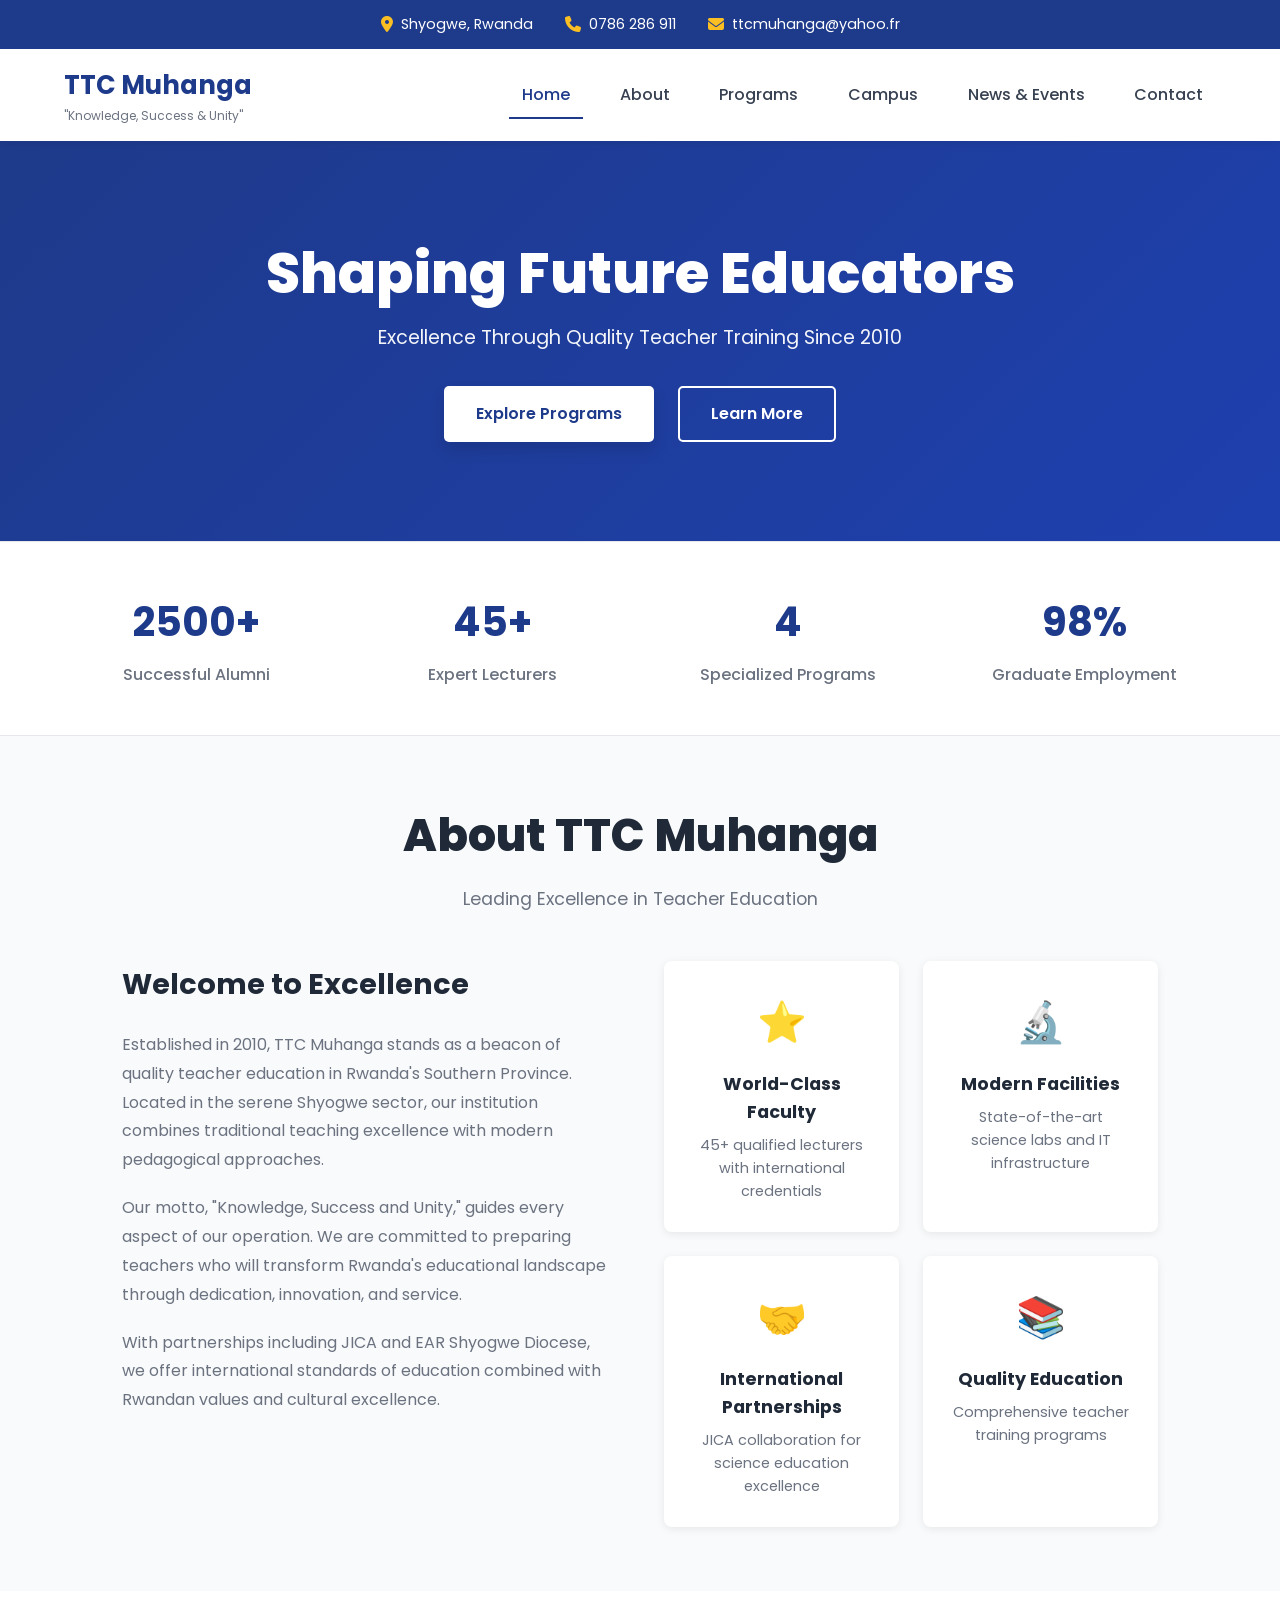
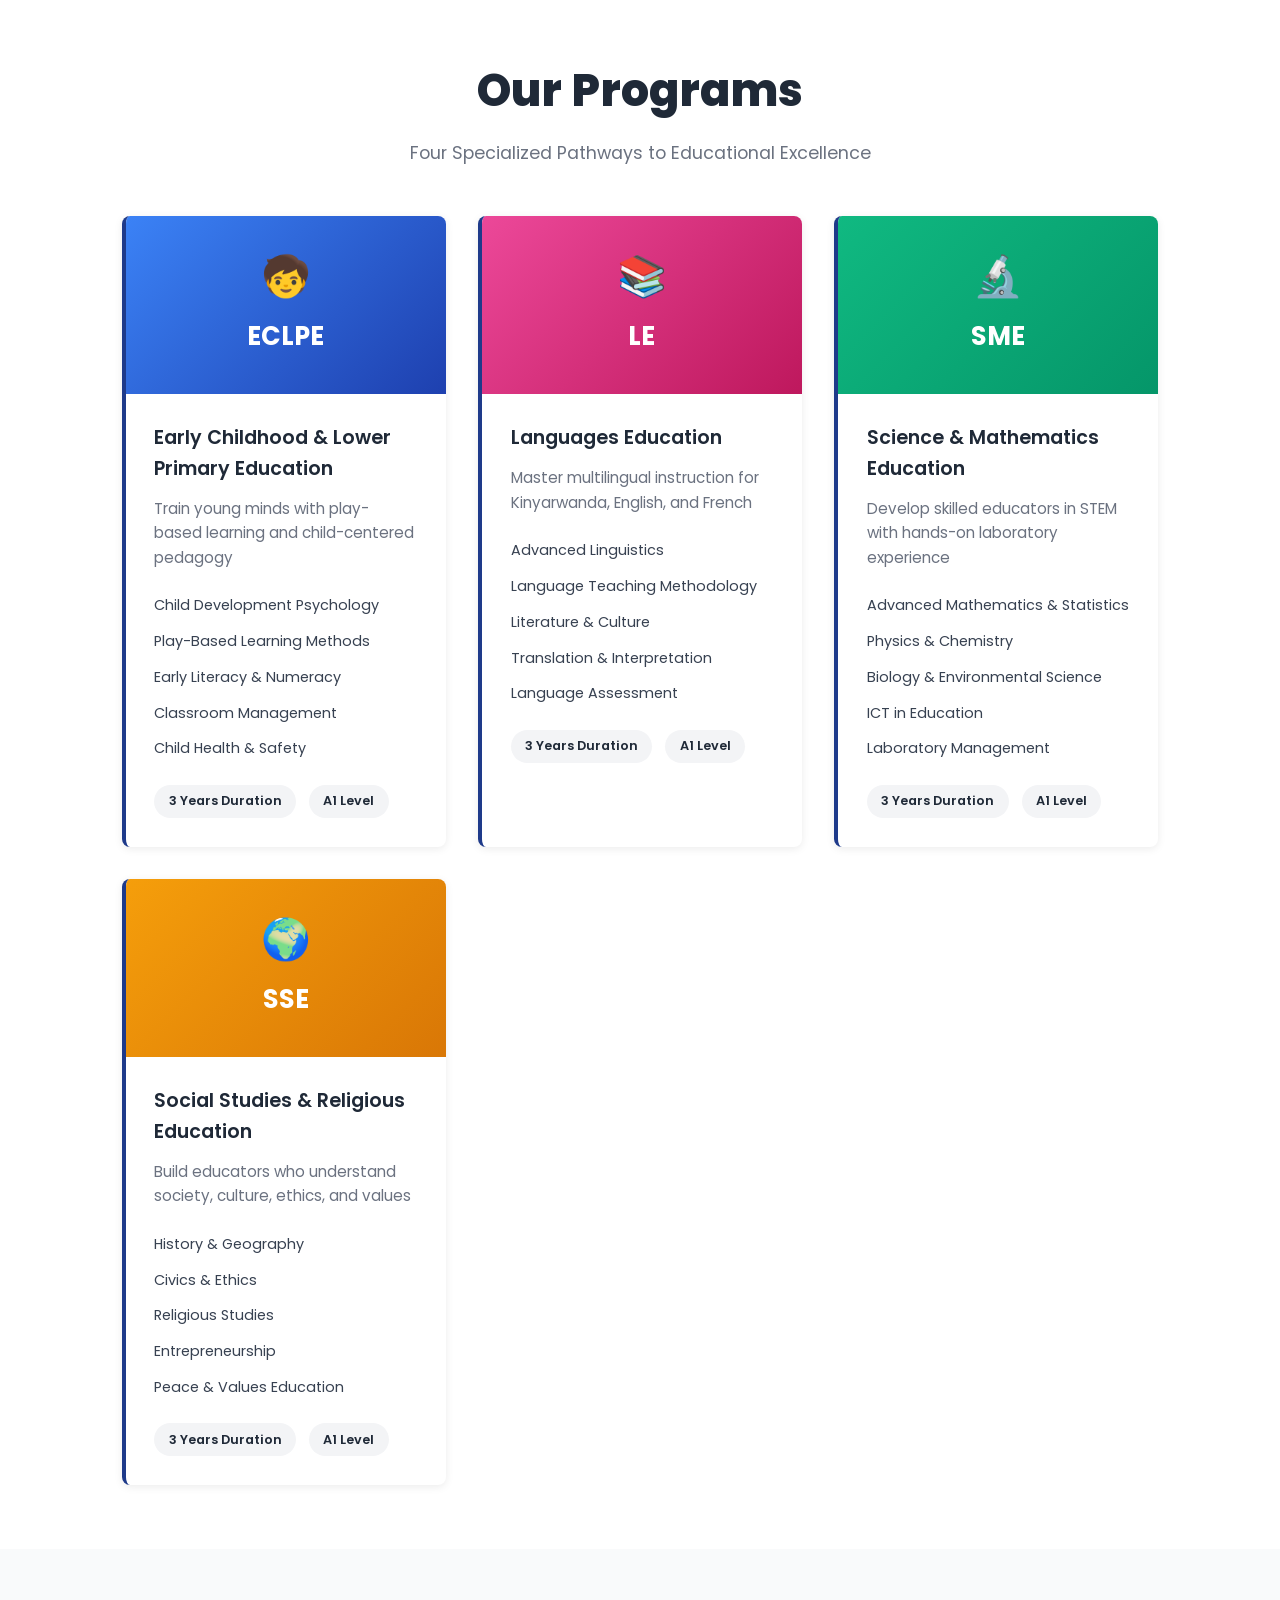
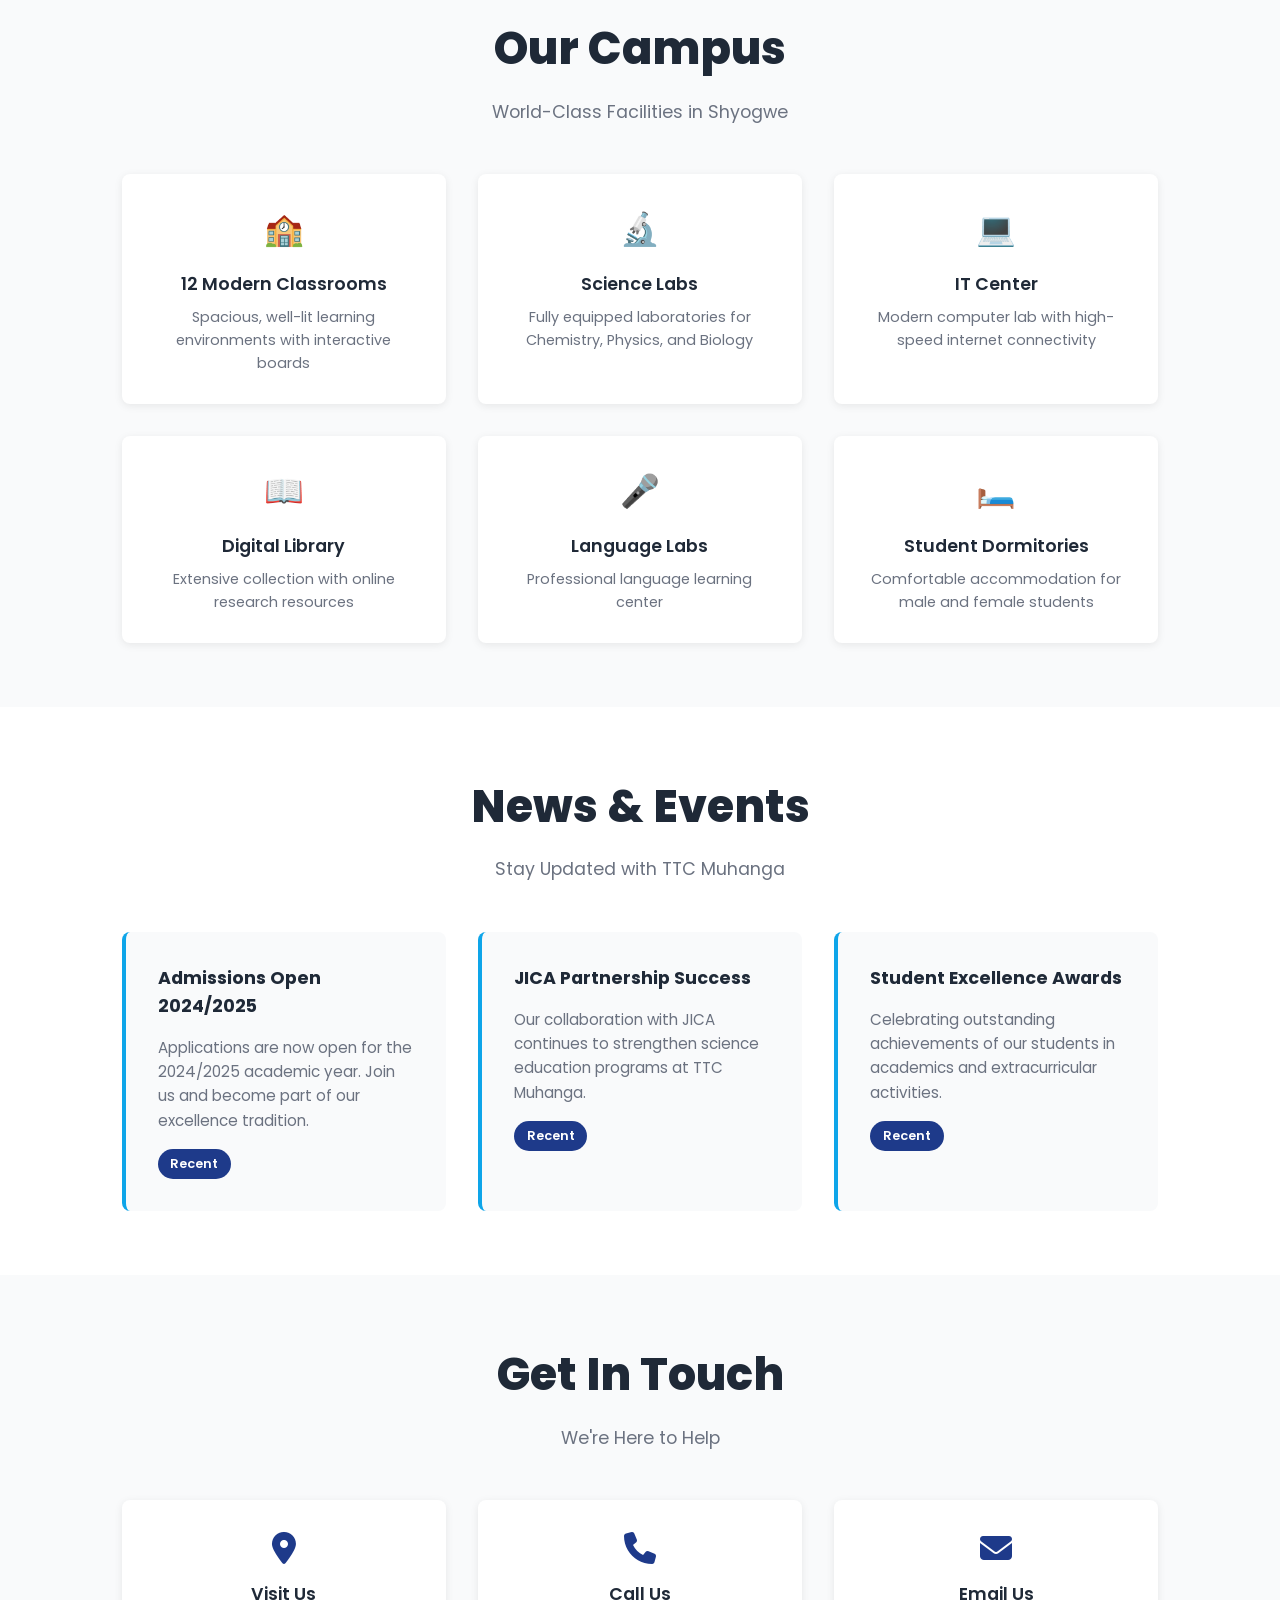
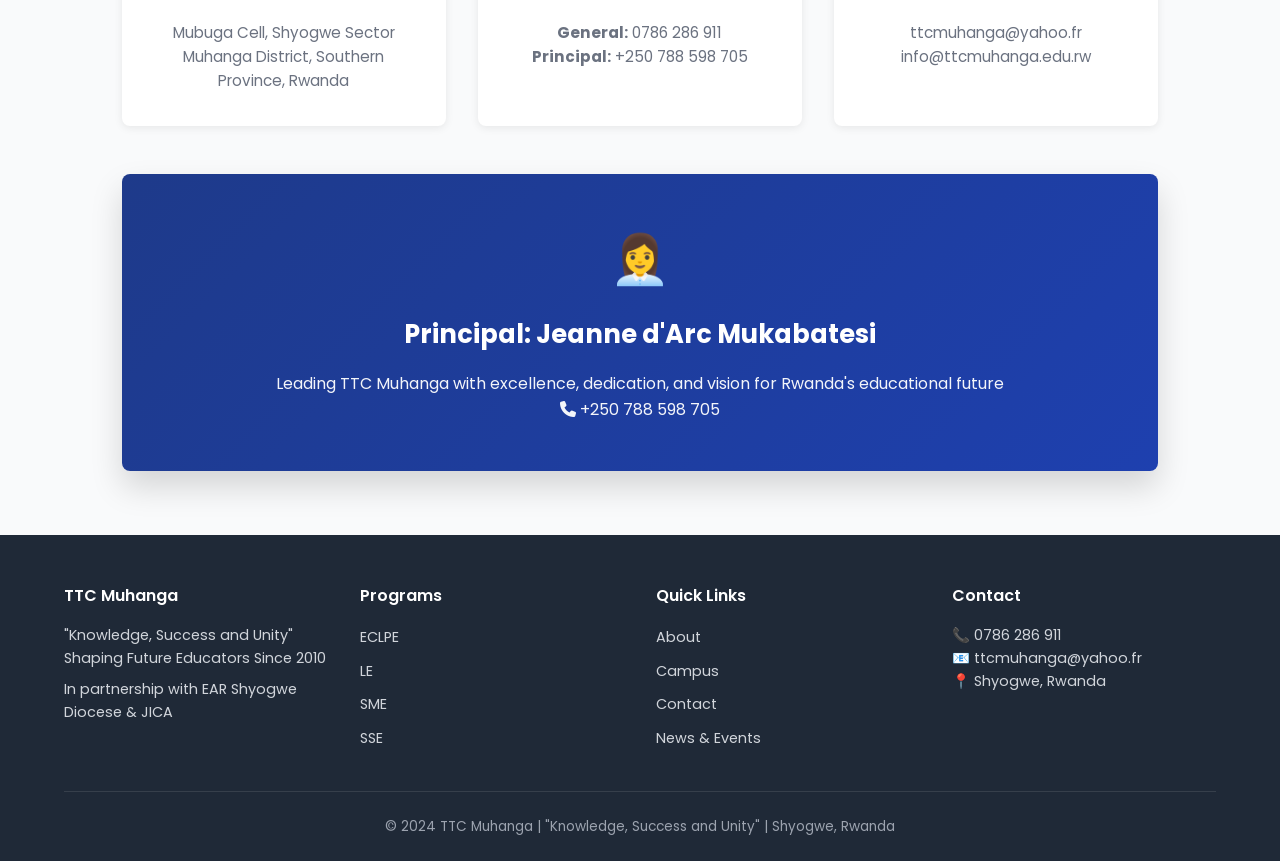
<file: index.html>
<!DOCTYPE html>
<html lang="en">
<head>
    <meta charset="UTF-8">
    <meta name="viewport" content="width=device-width, initial-scale=1.0">
    <meta name="description" content="TTC Muhanga - Teacher Training College in Rwanda with quality education programs">
    <meta name="keywords" content="TTC Muhanga, Teacher Training, Rwanda, ECLPE, LE, SME, SSE">
    <meta name="author" content="TTC Muhanga">
    <meta name="robots" content="index, follow">
    <title>TTC Muhanga | Teacher Training College</title>
    
    <!-- Favicon -->
    <link rel="apple-touch-icon" sizes="180x180" href="apple-touch-icon.png">
    <link rel="icon" type="image/png" sizes="32x32" href="favicon-32x32.png">
    <link rel="icon" type="image/png" sizes="16x16" href="favicon-16x16.png">
    <link rel="manifest" href="site.webmanifest">
    
    <!-- Font Awesome for icons -->
    <link rel="stylesheet" href="https://cdnjs.cloudflare.com/ajax/libs/font-awesome/6.4.0/css/all.min.css">
    
    <!-- Google Fonts -->
    <link href="https://fonts.googleapis.com/css2?family=Poppins:wght@300;400;500;600;700;800&display=swap" rel="stylesheet">
    
    <!-- Canonical URL -->
    <link rel="canonical" href="https://green-26.github.io/TTC-MUHANGA/">
    
    <!-- External CSS -->
    <link rel="stylesheet" href="style.css">
</head>
<body>
    <!-- Header Navigation -->
    <header class="header">
        <div class="top-bar">
            <div class="contact-info">
                <span class="contact-item"><i class="fas fa-map-marker-alt"></i> Shyogwe, Rwanda</span>
                <span class="contact-item"><i class="fas fa-phone"></i> 0786 286 911</span>
                <span class="contact-item"><i class="fas fa-envelope"></i> ttcmuhanga@yahoo.fr</span>
            </div>
        </div>
        
        <nav class="navbar">
            <div class="nav-container">
                <div class="logo">
                    <h1>TTC Muhanga</h1>
                    <p>"Knowledge, Success & Unity"</p>
                </div>
                <button class="menu-toggle" aria-label="Menu">
                    <i class="fas fa-bars"></i>
                </button>
                <ul class="nav-links">
                    <li><a href="#home" class="active">Home</a></li>
                    <li><a href="#about">About</a></li>
                    <li><a href="#programs">Programs</a></li>
                    <li><a href="#campus">Campus</a></li>
                    <li><a href="#news">News & Events</a></li>
                    <li><a href="#contact">Contact</a></li>
                </ul>
            </div>
        </nav>
    </header>

    <!-- Hero Section -->
    <section id="home" class="hero">
        <div class="hero-content">
            <h2>Shaping Future Educators</h2>
            <p>Excellence Through Quality Teacher Training Since 2010</p>
            <div class="hero-buttons">
                <button class="btn-primary" onclick="document.getElementById('programs').scrollIntoView({behavior: 'smooth'})">Explore Programs</button>
                <button class="btn-secondary" onclick="document.getElementById('about').scrollIntoView({behavior: 'smooth'})">Learn More</button>
            </div>
        </div>
    </section>

    <!-- Quick Stats -->
    <section class="stats">
        <div class="stats-container">
            <div class="stat-box">
                <h3>2500+</h3>
                <p>Successful Alumni</p>
            </div>
            <div class="stat-box">
                <h3>45+</h3>
                <p>Expert Lecturers</p>
            </div>
            <div class="stat-box">
                <h3>4</h3>
                <p>Specialized Programs</p>
            </div>
            <div class="stat-box">
                <h3>98%</h3>
                <p>Graduate Employment</p>
            </div>
        </div>
    </section>

    <!-- About Section -->
    <section id="about" class="about">
        <div class="container">
            <div class="section-header">
                <h2>About TTC Muhanga</h2>
                <p>Leading Excellence in Teacher Education</p>
            </div>
            
            <div class="about-content">
                <div class="about-text">
                    <h3>Welcome to Excellence</h3>
                    <p>Established in 2010, TTC Muhanga stands as a beacon of quality teacher education in Rwanda's Southern Province. Located in the serene Shyogwe sector, our institution combines traditional teaching excellence with modern pedagogical approaches.</p>
                    <p>Our motto, "Knowledge, Success and Unity," guides every aspect of our operation. We are committed to preparing teachers who will transform Rwanda's educational landscape through dedication, innovation, and service.</p>
                    <p>With partnerships including JICA and EAR Shyogwe Diocese, we offer international standards of education combined with Rwandan values and cultural excellence.</p>
                </div>
                
                <div class="about-features">
                    <div class="feature-card">
                        <div class="feature-icon">⭐</div>
                        <h4>World-Class Faculty</h4>
                        <p>45+ qualified lecturers with international credentials</p>
                    </div>
                    <div class="feature-card">
                        <div class="feature-icon">🔬</div>
                        <h4>Modern Facilities</h4>
                        <p>State-of-the-art science labs and IT infrastructure</p>
                    </div>
                    <div class="feature-card">
                        <div class="feature-icon">🤝</div>
                        <h4>International Partnerships</h4>
                        <p>JICA collaboration for science education excellence</p>
                    </div>
                    <div class="feature-card">
                        <div class="feature-icon">📚</div>
                        <h4>Quality Education</h4>
                        <p>Comprehensive teacher training programs</p>
                    </div>
                </div>
            </div>
        </div>
    </section>

    <!-- Programs Section -->
    <section id="programs" class="programs">
        <div class="container">
            <div class="section-header">
                <h2>Our Programs</h2>
                <p>Four Specialized Pathways to Educational Excellence</p>
            </div>

            <div class="programs-grid">
                <!-- ECLPE Program -->
                <div class="program-card">
                    <div class="program-header eclpe-header">
                        <div class="program-emoji">🧒</div>
                        <h3>ECLPE</h3>
                    </div>
                    <div class="program-body">
                        <h4>Early Childhood & Lower Primary Education</h4>
                        <p class="program-desc">Train young minds with play-based learning and child-centered pedagogy</p>
                        <ul class="program-features">
                            <li>Child Development Psychology</li>
                            <li>Play-Based Learning Methods</li>
                            <li>Early Literacy & Numeracy</li>
                            <li>Classroom Management</li>
                            <li>Child Health & Safety</li>
                        </ul>
                        <div class="program-meta">
                            <span class="meta-badge">3 Years Duration</span>
                            <span class="meta-badge">A1 Level</span>
                        </div>
                    </div>
                </div>

                <!-- LE Program -->
                <div class="program-card">
                    <div class="program-header le-header">
                        <div class="program-emoji">📚</div>
                        <h3>LE</h3>
                    </div>
                    <div class="program-body">
                        <h4>Languages Education</h4>
                        <p class="program-desc">Master multilingual instruction for Kinyarwanda, English, and French</p>
                        <ul class="program-features">
                            <li>Advanced Linguistics</li>
                            <li>Language Teaching Methodology</li>
                            <li>Literature & Culture</li>
                            <li>Translation & Interpretation</li>
                            <li>Language Assessment</li>
                        </ul>
                        <div class="program-meta">
                            <span class="meta-badge">3 Years Duration</span>
                            <span class="meta-badge">A1 Level</span>
                        </div>
                    </div>
                </div>

                <!-- SME Program -->
                <div class="program-card">
                    <div class="program-header sme-header">
                        <div class="program-emoji">🔬</div>
                        <h3>SME</h3>
                    </div>
                    <div class="program-body">
                        <h4>Science & Mathematics Education</h4>
                        <p class="program-desc">Develop skilled educators in STEM with hands-on laboratory experience</p>
                        <ul class="program-features">
                            <li>Advanced Mathematics & Statistics</li>
                            <li>Physics & Chemistry</li>
                            <li>Biology & Environmental Science</li>
                            <li>ICT in Education</li>
                            <li>Laboratory Management</li>
                        </ul>
                        <div class="program-meta">
                            <span class="meta-badge">3 Years Duration</span>
                            <span class="meta-badge">A1 Level</span>
                        </div>
                    </div>
                </div>

                <!-- SSE Program -->
                <div class="program-card">
                    <div class="program-header sse-header">
                        <div class="program-emoji">🌍</div>
                        <h3>SSE</h3>
                    </div>
                    <div class="program-body">
                        <h4>Social Studies & Religious Education</h4>
                        <p class="program-desc">Build educators who understand society, culture, ethics, and values</p>
                        <ul class="program-features">
                            <li>History & Geography</li>
                            <li>Civics & Ethics</li>
                            <li>Religious Studies</li>
                            <li>Entrepreneurship</li>
                            <li>Peace & Values Education</li>
                        </ul>
                        <div class="program-meta">
                            <span class="meta-badge">3 Years Duration</span>
                            <span class="meta-badge">A1 Level</span>
                        </div>
                    </div>
                </div>
            </div>
        </div>
    </section>

    <!-- Campus Section -->
    <section id="campus" class="campus">
        <div class="container">
            <div class="section-header">
                <h2>Our Campus</h2>
                <p>World-Class Facilities in Shyogwe</p>
            </div>

            <div class="facilities-grid">
                <div class="facility-card">
                    <div class="facility-icon">🏫</div>
                    <h4>12 Modern Classrooms</h4>
                    <p>Spacious, well-lit learning environments with interactive boards</p>
                </div>
                <div class="facility-card">
                    <div class="facility-icon">🔬</div>
                    <h4>Science Labs</h4>
                    <p>Fully equipped laboratories for Chemistry, Physics, and Biology</p>
                </div>
                <div class="facility-card">
                    <div class="facility-icon">💻</div>
                    <h4>IT Center</h4>
                    <p>Modern computer lab with high-speed internet connectivity</p>
                </div>
                <div class="facility-card">
                    <div class="facility-icon">📖</div>
                    <h4>Digital Library</h4>
                    <p>Extensive collection with online research resources</p>
                </div>
                <div class="facility-card">
                    <div class="facility-icon">🎤</div>
                    <h4>Language Labs</h4>
                    <p>Professional language learning center</p>
                </div>
                <div class="facility-card">
                    <div class="facility-icon">🛏️</div>
                    <h4>Student Dormitories</h4>
                    <p>Comfortable accommodation for male and female students</p>
                </div>
            </div>
        </div>
    </section>

    <!-- News & Events Section -->
    <section id="news" class="news">
        <div class="container">
            <div class="section-header">
                <h2>News & Events</h2>
                <p>Stay Updated with TTC Muhanga</p>
            </div>

            <div class="news-grid">
                <div class="news-card">
                    <h4>Admissions Open 2024/2025</h4>
                    <p>Applications are now open for the 2024/2025 academic year. Join us and become part of our excellence tradition.</p>
                    <span class="news-date">Recent</span>
                </div>
                <div class="news-card">
                    <h4>JICA Partnership Success</h4>
                    <p>Our collaboration with JICA continues to strengthen science education programs at TTC Muhanga.</p>
                    <span class="news-date">Recent</span>
                </div>
                <div class="news-card">
                    <h4>Student Excellence Awards</h4>
                    <p>Celebrating outstanding achievements of our students in academics and extracurricular activities.</p>
                    <span class="news-date">Recent</span>
                </div>
            </div>
        </div>
    </section>

    <!-- Contact Section -->
    <section id="contact" class="contact">
        <div class="container">
            <div class="section-header">
                <h2>Get In Touch</h2>
                <p>We're Here to Help</p>
            </div>

            <div class="contact-grid">
                <div class="contact-box">
                    <i class="fas fa-map-marker-alt"></i>
                    <h4>Visit Us</h4>
                    <p>Mubuga Cell, Shyogwe Sector<br>Muhanga District, Southern Province, Rwanda</p>
                </div>
                <div class="contact-box">
                    <i class="fas fa-phone"></i>
                    <h4>Call Us</h4>
                    <p><strong>General:</strong> 0786 286 911<br><strong>Principal:</strong> +250 788 598 705</p>
                </div>
                <div class="contact-box">
                    <i class="fas fa-envelope"></i>
                    <h4>Email Us</h4>
                    <p>ttcmuhanga@yahoo.fr<br>info@ttcmuhanga.edu.rw</p>
                </div>
            </div>

            <div class="principal-box">
                <div class="principal-icon">👩‍💼</div>
                <h3>Principal: Jeanne d'Arc Mukabatesi</h3>
                <p>Leading TTC Muhanga with excellence, dedication, and vision for Rwanda's educational future</p>
                <p><i class="fas fa-phone"></i> +250 788 598 705</p>
            </div>
        </div>
    </section>

    <!-- Footer -->
    <footer class="footer">
        <div class="footer-content">
            <div class="footer-column">
                <h4>TTC Muhanga</h4>
                <p>"Knowledge, Success and Unity"<br>Shaping Future Educators Since 2010</p>
                <p>In partnership with EAR Shyogwe Diocese & JICA</p>
            </div>
            <div class="footer-column">
                <h4>Programs</h4>
                <ul>
                    <li><a href="#programs">ECLPE</a></li>
                    <li><a href="#programs">LE</a></li>
                    <li><a href="#programs">SME</a></li>
                    <li><a href="#programs">SSE</a></li>
                </ul>
            </div>
            <div class="footer-column">
                <h4>Quick Links</h4>
                <ul>
                    <li><a href="#about">About</a></li>
                    <li><a href="#campus">Campus</a></li>
                    <li><a href="#contact">Contact</a></li>
                    <li><a href="#news">News & Events</a></li>
                </ul>
            </div>
            <div class="footer-column">
                <h4>Contact</h4>
                <p>📞 0786 286 911<br>📧 ttcmuhanga@yahoo.fr<br>📍 Shyogwe, Rwanda</p>
            </div>
        </div>
        <div class="footer-bottom">
            <p>&copy; 2024 TTC Muhanga | "Knowledge, Success and Unity" | Shyogwe, Rwanda</p>
        </div>
    </footer>

    <!-- Scroll to Top Button -->
    <button id="scrollTopBtn" class="scroll-top-btn" onclick="scrollToTop()">
        <i class="fas fa-arrow-up"></i>
    </button>

    <!-- Scripts -->
    <script src="script.js"></script>
</body>
</html>
</file>
<file: style.css>
/* ============================================
   PROFESSIONAL EDUCATIONAL WEBSITE STYLING
   TTC Muhanga - Quality Teacher Training
   ============================================ */

@import url('https://fonts.googleapis.com/css2?family=Poppins:wght@300;400;500;600;700;800&display=swap');

* {
    margin: 0;
    padding: 0;
    box-sizing: border-box;
}

:root {
    --primary: #1e3a8a;
    --primary-light: #3b82f6;
    --primary-dark: #1e40af;
    --accent: #0ea5e9;
    --dark: #1f2937;
    --light: #f9fafb;
    --text: #374151;
    --text-light: #6b7280;
    --success: #10b981;
    --shadow-sm: 0 2px 8px rgba(0, 0, 0, 0.08);
    --shadow-md: 0 8px 16px rgba(0, 0, 0, 0.12);
    --shadow-lg: 0 16px 32px rgba(0, 0, 0, 0.15);
}

html {
    scroll-behavior: smooth;
}

body {
    font-family: 'Poppins', sans-serif;
    color: var(--text);
    background: #ffffff;
    line-height: 1.6;
    overflow-x: hidden;
}

/* ===== HEADER ===== */
.header {
    position: sticky;
    top: 0;
    z-index: 999;
    background: white;
    box-shadow: var(--shadow-sm);
}

.top-bar {
    background: var(--primary);
    color: white;
    padding: 0.8rem 5%;
    display: flex;
    justify-content: center;
    align-items: center;
    flex-wrap: wrap;
    gap: 2rem;
    font-size: 0.9rem;
}

.contact-info {
    display: flex;
    gap: 2rem;
    flex-wrap: wrap;
    justify-content: center;
}

.contact-item {
    display: flex;
    align-items: center;
    gap: 0.5rem;
    transition: all 0.3s ease;
}

.contact-item i {
    color: #fbbf24;
    font-size: 1rem;
}

.navbar {
    padding: 1rem 5%;
}

.nav-container {
    max-width: 1300px;
    margin: 0 auto;
    display: flex;
    justify-content: space-between;
    align-items: center;
    gap: 2rem;
}

.logo h1 {
    font-size: 1.6rem;
    color: var(--primary);
    font-weight: 700;
}

.logo p {
    font-size: 0.75rem;
    color: var(--text-light);
}

.menu-toggle {
    display: none;
    background: none;
    border: none;
    font-size: 1.5rem;
    cursor: pointer;
    color: var(--primary);
}

.nav-links {
    display: flex;
    list-style: none;
    gap: 1.5rem;
    align-items: center;
    margin-left: auto;
}

.nav-links a {
    text-decoration: none;
    color: var(--text);
    font-weight: 500;
    position: relative;
    transition: color 0.3s ease;
    padding: 0.5rem 0.8rem;
}

.nav-links a::after {
    content: '';
    position: absolute;
    bottom: -5px;
    left: 0;
    width: 0;
    height: 2px;
    background: var(--primary);
    transition: width 0.3s ease;
}

.nav-links a:hover::after,
.nav-links a.active::after {
    width: 100%;
}

.nav-links a:hover,
.nav-links a.active {
    color: var(--primary);
}

/* ===== HERO SECTION ===== */
.hero {
    background: linear-gradient(135deg, var(--primary) 0%, var(--primary-dark) 100%);
    color: white;
    padding: 6rem 5%;
    text-align: center;
    min-height: 400px;
    display: flex;
    align-items: center;
    justify-content: center;
}

.hero-content h2 {
    font-size: clamp(2.5rem, 6vw, 3.5rem);
    font-weight: 800;
    margin-bottom: 1rem;
    line-height: 1.2;
}

.hero-content p {
    font-size: 1.2rem;
    margin-bottom: 2rem;
    opacity: 0.95;
    max-width: 600px;
    margin-left: auto;
    margin-right: auto;
}

.hero-buttons {
    display: flex;
    gap: 1.5rem;
    justify-content: center;
    flex-wrap: wrap;
}

.btn-primary {
    background: white;
    color: var(--primary);
    border: none;
    padding: 0.9rem 2rem;
    font-size: 1rem;
    font-weight: 600;
    border-radius: 5px;
    cursor: pointer;
    transition: all 0.3s ease;
    box-shadow: var(--shadow-md);
    font-family: 'Poppins', sans-serif;
}

.btn-primary:hover {
    transform: translateY(-3px);
    box-shadow: var(--shadow-lg);
}

.btn-secondary {
    background: transparent;
    color: white;
    border: 2px solid white;
    padding: 0.85rem 1.95rem;
    font-size: 1rem;
    font-weight: 600;
    border-radius: 5px;
    cursor: pointer;
    transition: all 0.3s ease;
    font-family: 'Poppins', sans-serif;
}

.btn-secondary:hover {
    background: white;
    color: var(--primary);
    transform: translateY(-3px);
}

/* ===== STATS SECTION ===== */
.stats {
    background: white;
    padding: 3rem 5%;
    border-top: 1px solid #e5e7eb;
    border-bottom: 1px solid #e5e7eb;
}

.stats-container {
    max-width: 1300px;
    margin: 0 auto;
    display: grid;
    grid-template-columns: repeat(auto-fit, minmax(200px, 1fr));
    gap: 2rem;
    text-align: center;
}

.stat-box {
    transition: all 0.3s ease;
}

.stat-box:hover {
    transform: translateY(-5px);
}

.stat-box h3 {
    font-size: 2.5rem;
    color: var(--primary);
    font-weight: 700;
    margin-bottom: 0.5rem;
}

.stat-box p {
    color: var(--text-light);
    font-weight: 500;
}

/* ===== CONTAINER ===== */
.container {
    max-width: 1300px;
    margin: 0 auto;
    padding: 0 5%;
}

section {
    padding: 4rem 5%;
}

.section-header {
    text-align: center;
    margin-bottom: 3rem;
}

.section-header h2 {
    font-size: clamp(2rem, 5vw, 2.8rem);
    font-weight: 800;
    color: var(--dark);
    margin-bottom: 0.8rem;
}

.section-header p {
    font-size: 1.1rem;
    color: var(--text-light);
}

/* ===== ABOUT SECTION ===== */
.about {
    background: #f9fafb;
}

.about-content {
    display: grid;
    grid-template-columns: 1fr 1fr;
    gap: 3rem;
    align-items: start;
}

.about-text h3 {
    font-size: 1.8rem;
    color: var(--dark);
    margin-bottom: 1.5rem;
    font-weight: 700;
}

.about-text p {
    color: var(--text-light);
    margin-bottom: 1.2rem;
    line-height: 1.8;
}

.about-features {
    display: grid;
    grid-template-columns: 1fr 1fr;
    gap: 1.5rem;
}

.feature-card {
    background: white;
    padding: 1.8rem;
    border-radius: 8px;
    box-shadow: var(--shadow-sm);
    transition: all 0.3s ease;
    text-align: center;
}

.feature-card:hover {
    transform: translateY(-5px);
    box-shadow: var(--shadow-md);
}

.feature-icon {
    font-size: 2.5rem;
    margin-bottom: 1rem;
}

.feature-card h4 {
    color: var(--dark);
    margin-bottom: 0.5rem;
    font-size: 1.1rem;
}

.feature-card p {
    color: var(--text-light);
    font-size: 0.9rem;
}

/* ===== PROGRAMS SECTION ===== */
.programs {
    background: white;
}

.programs-grid {
    display: grid;
    grid-template-columns: repeat(auto-fit, minmax(280px, 1fr));
    gap: 2rem;
}

.program-card {
    background: white;
    border-radius: 8px;
    overflow: hidden;
    box-shadow: var(--shadow-sm);
    transition: all 0.3s ease;
    border-left: 4px solid var(--primary);
}

.program-card:hover {
    transform: translateY(-8px);
    box-shadow: var(--shadow-lg);
}

.program-header {
    padding: 1.8rem;
    color: white;
    text-align: center;
    background: var(--primary);
}

.eclpe-header { background: linear-gradient(135deg, #3b82f6 0%, #1e40af 100%); }
.le-header { background: linear-gradient(135deg, #ec4899 0%, #be185d 100%); }
.sme-header { background: linear-gradient(135deg, #10b981 0%, #059669 100%); }
.sse-header { background: linear-gradient(135deg, #f59e0b 0%, #d97706 100%); }

.program-emoji {
    font-size: 2.5rem;
    margin-bottom: 0.5rem;
}

.program-header h3 {
    font-size: 1.6rem;
    font-weight: 700;
    margin-bottom: 0.5rem;
}

.program-body {
    padding: 1.8rem;
}

.program-body h4 {
    color: var(--dark);
    font-size: 1.2rem;
    margin-bottom: 0.8rem;
    font-weight: 600;
}

.program-desc {
    color: var(--text-light);
    margin-bottom: 1.5rem;
    font-size: 0.95rem;
}

.program-features {
    list-style: none;
    margin-bottom: 1.5rem;
}

.program-features li {
    color: var(--text);
    margin-bottom: 0.8rem;
    font-size: 0.9rem;
    padding-left: 0;
}

.program-meta {
    display: flex;
    gap: 0.8rem;
    flex-wrap: wrap;
}

.meta-badge {
    background: #f3f4f6;
    color: var(--dark);
    padding: 0.4rem 0.9rem;
    border-radius: 20px;
    font-size: 0.8rem;
    font-weight: 600;
}

/* ===== CAMPUS SECTION ===== */
.campus {
    background: #f9fafb;
}

.facilities-grid {
    display: grid;
    grid-template-columns: repeat(auto-fit, minmax(250px, 1fr));
    gap: 2rem;
}

.facility-card {
    background: white;
    padding: 1.8rem;
    border-radius: 8px;
    box-shadow: var(--shadow-sm);
    transition: all 0.3s ease;
    text-align: center;
}

.facility-card:hover {
    transform: translateY(-5px);
    box-shadow: var(--shadow-md);
}

.facility-icon {
    font-size: 2rem;
    margin-bottom: 1rem;
}

.facility-card h4 {
    color: var(--dark);
    margin-bottom: 0.5rem;
    font-size: 1.1rem;
    font-weight: 600;
}

.facility-card p {
    color: var(--text-light);
    font-size: 0.9rem;
}

/* ===== NEWS SECTION ===== */
.news {
    background: white;
}

.news-grid {
    display: grid;
    grid-template-columns: repeat(auto-fit, minmax(300px, 1fr));
    gap: 2rem;
}

.news-card {
    background: #f9fafb;
    padding: 2rem;
    border-radius: 8px;
    border-left: 4px solid var(--accent);
    transition: all 0.3s ease;
}

.news-card:hover {
    box-shadow: var(--shadow-md);
    transform: translateY(-3px);
}

.news-card h4 {
    color: var(--dark);
    margin-bottom: 1rem;
    font-size: 1.1rem;
}

.news-card p {
    color: var(--text-light);
    font-size: 0.95rem;
    margin-bottom: 1rem;
}

.news-date {
    display: inline-block;
    background: var(--primary);
    color: white;
    padding: 0.3rem 0.8rem;
    border-radius: 20px;
    font-size: 0.8rem;
    font-weight: 600;
}

/* ===== CONTACT SECTION ===== */
.contact {
    background: #f9fafb;
}

.contact-grid {
    display: grid;
    grid-template-columns: repeat(auto-fit, minmax(250px, 1fr));
    gap: 2rem;
    margin-bottom: 3rem;
}

.contact-box {
    background: white;
    padding: 2rem;
    border-radius: 8px;
    box-shadow: var(--shadow-sm);
    text-align: center;
    transition: all 0.3s ease;
}

.contact-box:hover {
    box-shadow: var(--shadow-lg);
    transform: translateY(-5px);
}

.contact-box i {
    font-size: 2rem;
    color: var(--primary);
    margin-bottom: 1rem;
}

.contact-box h4 {
    color: var(--dark);
    margin-bottom: 0.8rem;
    font-size: 1.1rem;
    font-weight: 600;
}

.contact-box p {
    color: var(--text-light);
    font-size: 0.95rem;
}

.principal-box {
    background: linear-gradient(135deg, var(--primary) 0%, var(--primary-dark) 100%);
    color: white;
    padding: 3rem;
    border-radius: 8px;
    text-align: center;
    box-shadow: var(--shadow-lg);
}

.principal-icon {
    font-size: 3rem;
    margin-bottom: 1rem;
}

.principal-box h3 {
    font-size: 1.6rem;
    margin-bottom: 1rem;
    font-weight: 700;
}

.principal-box p {
    font-size: 1rem;
    line-height: 1.6;
    opacity: 0.95;
}

/* ===== FOOTER ===== */
.footer {
    background: var(--dark);
    color: #e5e7eb;
    padding: 3rem 5% 1.5rem;
}

.footer-content {
    max-width: 1300px;
    margin: 0 auto;
    display: grid;
    grid-template-columns: repeat(auto-fit, minmax(220px, 1fr));
    gap: 2rem;
    margin-bottom: 2rem;
}

.footer-column h4 {
    color: white;
    margin-bottom: 1rem;
    font-weight: 600;
}

.footer-column p {
    color: #d1d5db;
    margin-bottom: 0.5rem;
    font-size: 0.9rem;
    line-height: 1.6;
}

.footer-column ul {
    list-style: none;
}

.footer-column ul li {
    margin-bottom: 0.5rem;
}

.footer-column a {
    color: #d1d5db;
    text-decoration: none;
    transition: color 0.3s ease;
    font-size: 0.9rem;
}

.footer-column a:hover {
    color: white;
}

.footer-bottom {
    text-align: center;
    padding-top: 1.5rem;
    border-top: 1px solid rgba(255, 255, 255, 0.1);
    color: #9ca3af;
    font-size: 0.85rem;
}

/* ===== SCROLL TO TOP ===== */
.scroll-top-btn {
    position: fixed;
    bottom: 30px;
    right: 30px;
    width: 50px;
    height: 50px;
    background: var(--primary);
    color: white;
    border: none;
    border-radius: 50%;
    font-size: 1.2rem;
    cursor: pointer;
    display: none;
    align-items: center;
    justify-content: center;
    box-shadow: var(--shadow-lg);
    z-index: 998;
    transition: all 0.3s ease;
}

.scroll-top-btn.show {
    display: flex;
}

.scroll-top-btn:hover {
    transform: translateY(-5px);
    box-shadow: var(--shadow-lg);
}

/* ===== RESPONSIVE ===== */
@media (max-width: 768px) {
    .menu-toggle {
        display: block;
    }

    .nav-links {
        position: absolute;
        top: 100%;
        left: 0;
        right: 0;
        background: white;
        flex-direction: column;
        gap: 0;
        max-height: 0;
        overflow: hidden;
        transition: max-height 0.3s ease;
        box-shadow: var(--shadow-md);
    }

    .nav-links.active {
        max-height: 500px;
    }

    .nav-links a {
        padding: 1rem;
        border-bottom: 1px solid #e5e7eb;
    }

    .about-content {
        grid-template-columns: 1fr;
    }

    .about-features {
        grid-template-columns: 1fr;
    }

    .hero {
        padding: 4rem 5%;
    }

    .hero-content h2 {
        font-size: 2rem;
    }

    .hero-buttons {
        flex-direction: column;
        gap: 1rem;
    }

    .btn-primary,
    .btn-secondary {
        width: 100%;
    }

    .contact-grid {
        grid-template-columns: 1fr;
    }

    .program-card {
        margin: 0;
    }

    .principal-box {
        padding: 2rem;
    }

    .section-header h2 {
        font-size: 1.8rem;
    }

    .top-bar {
        flex-direction: column;
        gap: 1rem;
        padding: 1rem 5%;
    }

    .contact-info {
        flex-direction: column;
        gap: 1rem;
        width: 100%;
    }
}

@media (max-width: 480px) {
    .logo h1 {
        font-size: 1.3rem;
    }

    .hero-content h2 {
        font-size: 1.5rem;
    }

    .hero-content p {
        font-size: 1rem;
    }

    .stat-box h3 {
        font-size: 2rem;
    }

    section {
        padding: 2.5rem 5%;
    }

    .program-card {
        border-left-width: 3px;
    }
}
</file>
